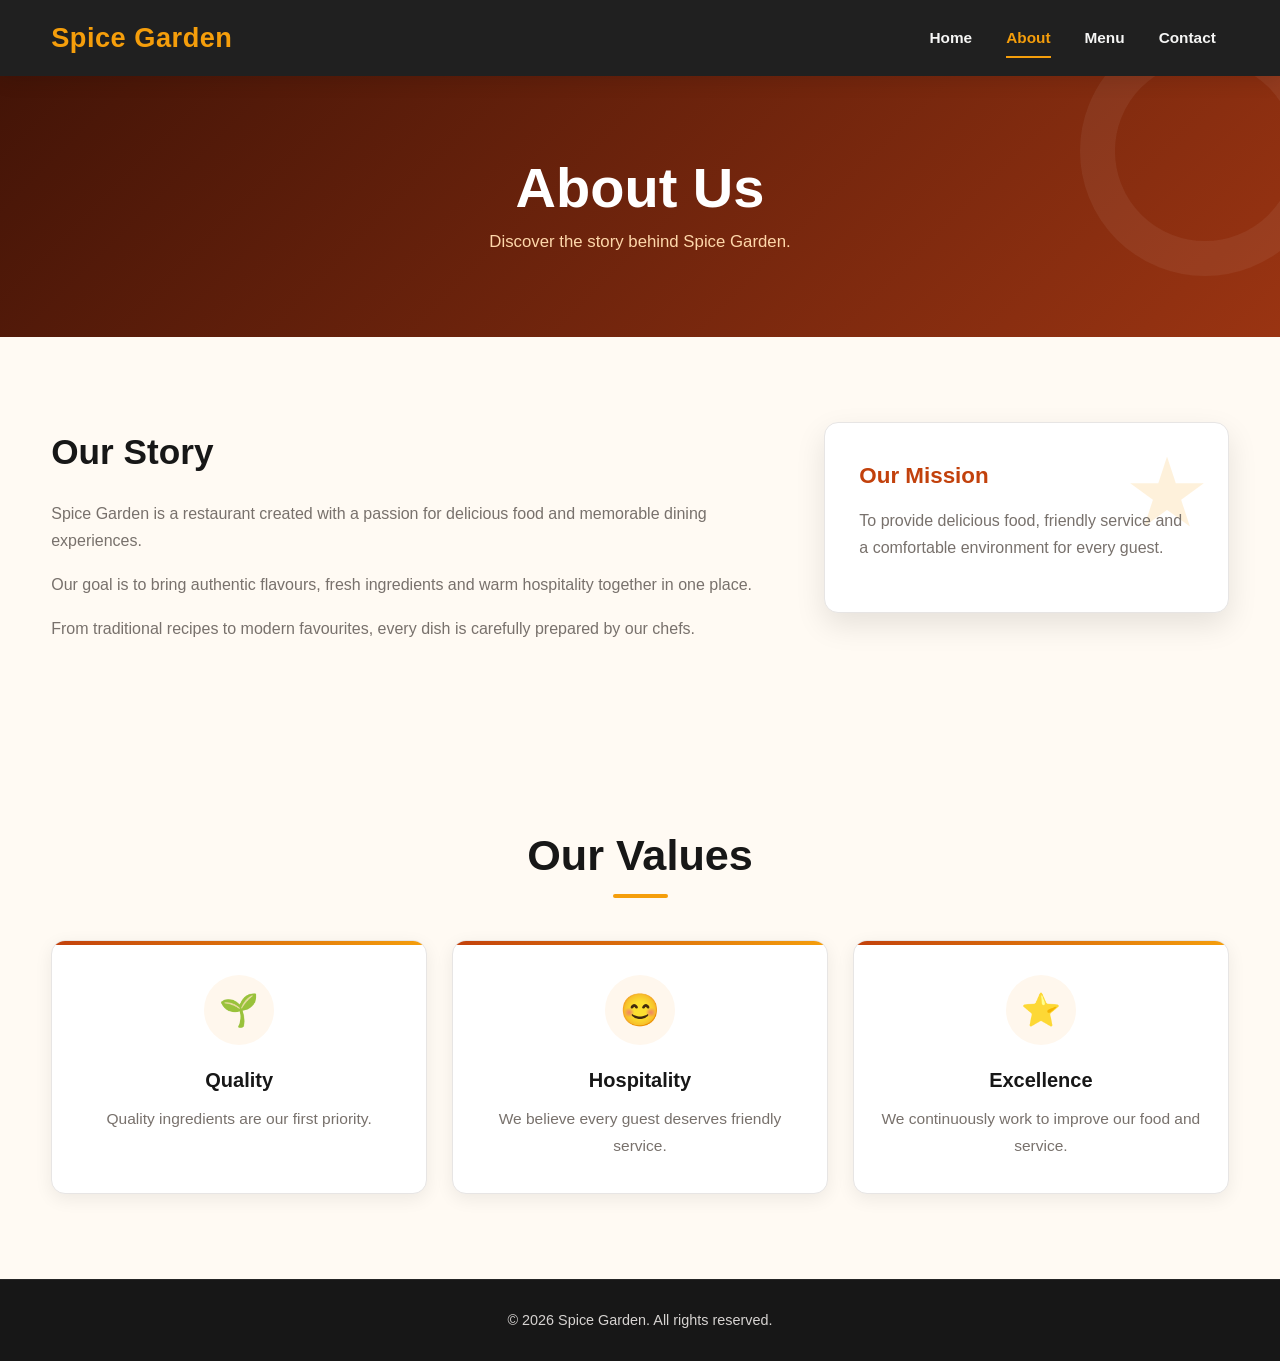
<file: Final-Project/Restaurant-Website/about.html>
<!DOCTYPE html>
<html lang="en">

<head>
    <meta charset="UTF-8">

    <meta
        name="viewport"
        content="width=device-width, initial-scale=1.0"
    >

    <title>Spice Garden | About</title>

    <link rel="stylesheet" href="style.css">

    <link rel="icon" href="data:,">
</head>

<body>

    <!-- Header -->
    <header class="header">

        <div class="container navbar">

            <a href="index.html" class="logo">
                Spice Garden
            </a>

            <nav>
                <a href="index.html">Home</a>
                <a href="about.html" class="active">About</a>
                <a href="menu.html">Menu</a>
                <a href="contact.html">Contact</a>
            </nav>

        </div>

    </header>


    <main>

        <!-- Page heading -->
        <section class="page-header">

            <div class="container">

                <h1>About Us</h1>

                <p>
                    Discover the story behind Spice Garden.
                </p>

            </div>

        </section>


        <!-- About content -->
        <section class="about-section">

            <div class="container about-grid">

                <div>

                    <h2>Our Story</h2>

                    <p>
                        Spice Garden is a restaurant created
                        with a passion for delicious food and
                        memorable dining experiences.
                    </p>

                    <p>
                        Our goal is to bring authentic flavours,
                        fresh ingredients and warm hospitality
                        together in one place.
                    </p>

                    <p>
                        From traditional recipes to modern
                        favourites, every dish is carefully
                        prepared by our chefs.
                    </p>

                </div>


                <div class="about-card">

                    <h3>Our Mission</h3>

                    <p>
                        To provide delicious food, friendly
                        service and a comfortable environment
                        for every guest.
                    </p>

                </div>

            </div>

        </section>


        <!-- Values -->
        <section class="features">

            <div class="container">

                <h2>Our Values</h2>

                <div class="feature-grid">

                    <article class="feature-card">

                        <div class="feature-icon">🌱</div>

                        <h3>Quality</h3>

                        <p>
                            Quality ingredients are our first priority.
                        </p>

                    </article>


                    <article class="feature-card">

                        <div class="feature-icon">😊</div>

                        <h3>Hospitality</h3>

                        <p>
                            We believe every guest deserves
                            friendly service.
                        </p>

                    </article>


                    <article class="feature-card">

                        <div class="feature-icon">⭐</div>

                        <h3>Excellence</h3>

                        <p>
                            We continuously work to improve
                            our food and service.
                        </p>

                    </article>

                </div>

            </div>

        </section>

    </main>


    <!-- Footer -->
    <footer class="footer">

        <div class="container">

            <p>
                © 2026 Spice Garden. All rights reserved.
            </p>

        </div>

    </footer>

</body>

</html>
</file>
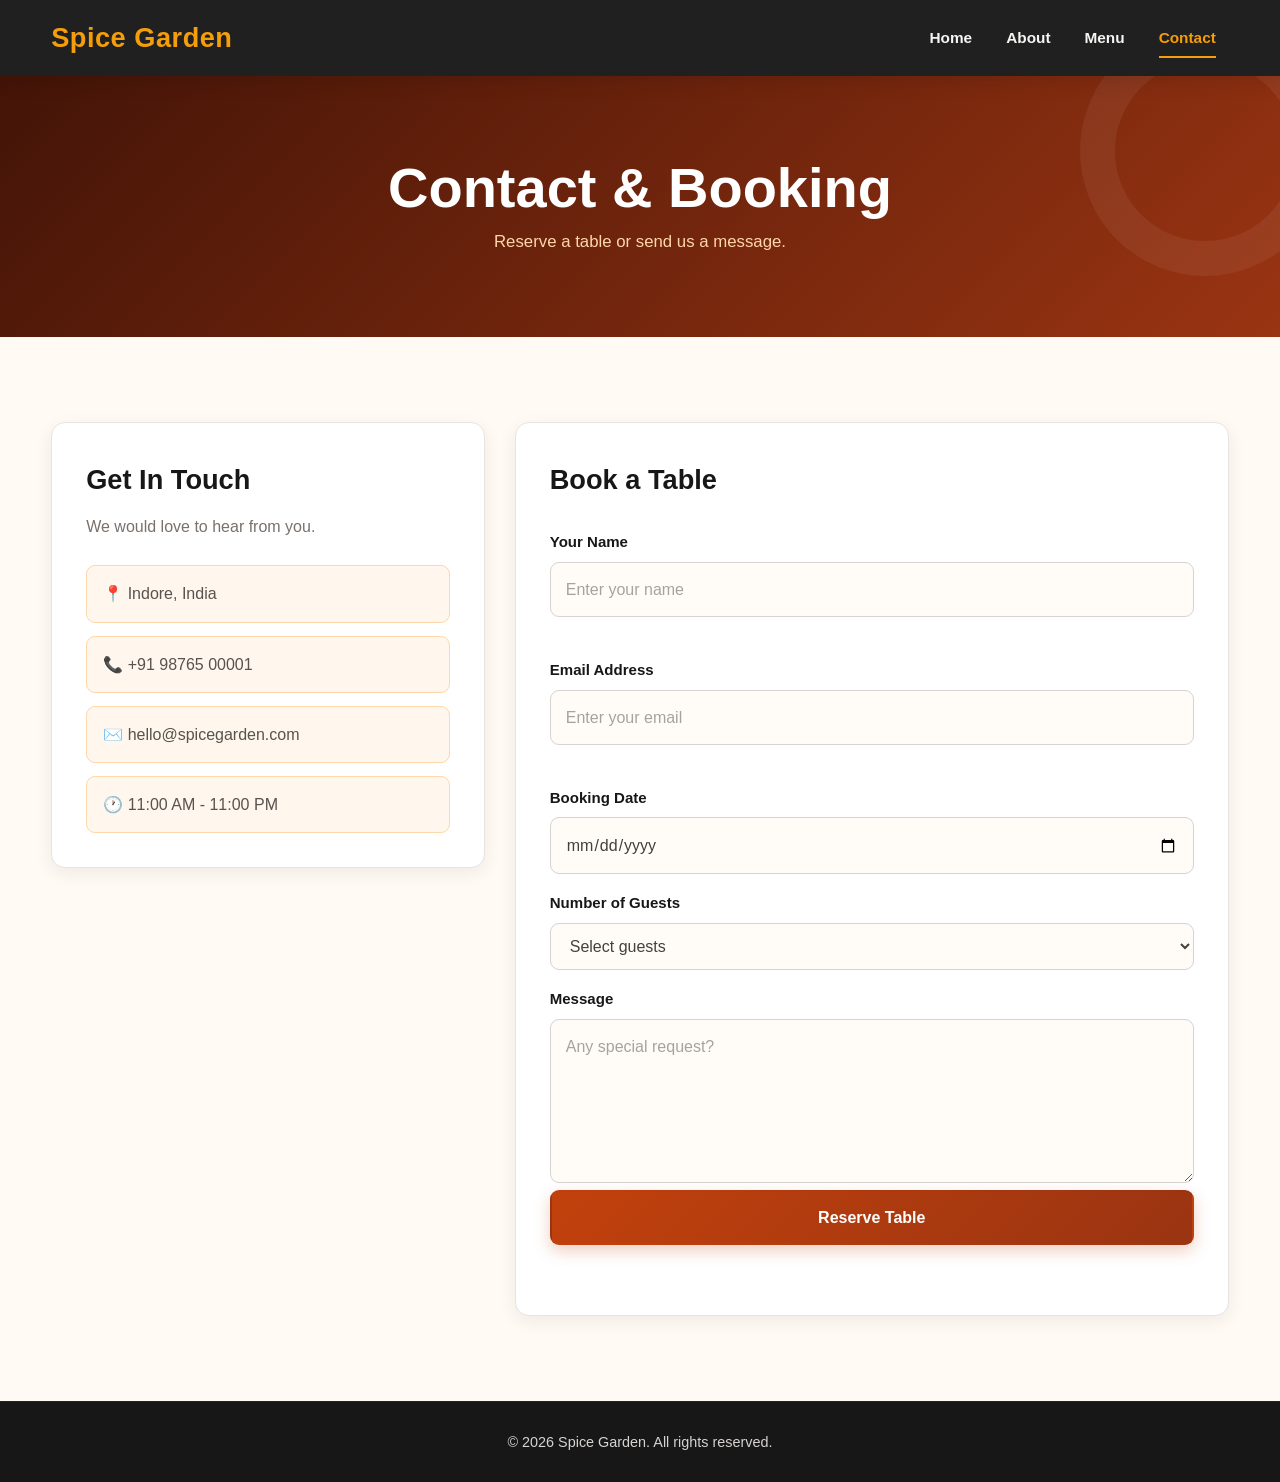
<file: Final-Project/Restaurant-Website/contact.html>
<!DOCTYPE html>
<html lang="en">

<head>

    <meta charset="UTF-8">

    <meta
        name="viewport"
        content="width=device-width, initial-scale=1.0"
    >

    <title>Spice Garden | Contact</title>

    <link rel="stylesheet" href="style.css">

    <link rel="icon" href="data:,">

</head>

<body>

    <!-- Header -->
    <header class="header">

        <div class="container navbar">

            <a href="index.html" class="logo">
                Spice Garden
            </a>

            <nav>

                <a href="index.html">
                    Home
                </a>

                <a href="about.html">
                    About
                </a>

                <a href="menu.html">
                    Menu
                </a>

                <a href="contact.html" class="active">
                    Contact
                </a>

            </nav>

        </div>

    </header>


    <main>

        <!-- Page heading -->
        <section class="page-header">

            <div class="container">

                <h1>Contact & Booking</h1>

                <p>
                    Reserve a table or send us a message.
                </p>

            </div>

        </section>


        <section class="contact-section">

            <div class="container contact-grid">

                <!-- Contact information -->
                <div class="contact-info">

                    <h2>Get In Touch</h2>

                    <p>
                        We would love to hear from you.
                    </p>

                    <div class="info-item">
                        📍 Indore, India
                    </div>

                    <div class="info-item">
                        📞 +91 98765 00001
                    </div>

                    <div class="info-item">
                        ✉️ hello@spicegarden.com
                    </div>

                    <div class="info-item">
                        🕐 11:00 AM - 11:00 PM
                    </div>

                </div>


                <!-- Booking form -->
                <form id="bookingForm" class="contact-form">

                    <h2>Book a Table</h2>

                    <label for="name">
                        Your Name
                    </label>

                    <input
                        type="text"
                        id="name"
                        name="name"
                        placeholder="Enter your name"
                        required
                    >

                    <small
                        id="nameError"
                        class="error-message"
                    ></small>


                    <label for="email">
                        Email Address
                    </label>

                    <input
                        type="email"
                        id="email"
                        name="email"
                        placeholder="Enter your email"
                        required
                    >

                    <small
                        id="emailError"
                        class="error-message"
                    ></small>


                    <label for="date">
                        Booking Date
                    </label>

                    <input
                        type="date"
                        id="date"
                        name="date"
                        required
                    >


                    <label for="guests">
                        Number of Guests
                    </label>

                    <select id="guests" name="guests">

                        <option value="">
                            Select guests
                        </option>

                        <option value="1">
                            1 Guest
                        </option>

                        <option value="2">
                            2 Guests
                        </option>

                        <option value="3">
                            3 Guests
                        </option>

                        <option value="4">
                            4 Guests
                        </option>

                        <option value="5">
                            5 Guests
                        </option>

                        <option value="6+">
                            6+ Guests
                        </option>

                    </select>


                    <label for="message">
                        Message
                    </label>

                    <textarea
                        id="message"
                        name="message"
                        rows="5"
                        placeholder="Any special request?"
                    ></textarea>


                    <button
                        type="submit"
                        class="btn"
                    >
                        Reserve Table
                    </button>

                    <!-- Success message appears here -->
                    <p
                        id="successMessage"
                        class="success-message"
                    ></p>

                </form>

            </div>

        </section>

    </main>


    <!-- Footer -->
    <footer class="footer">

        <div class="container">

            <p>
                © 2026 Spice Garden. All rights reserved.
            </p>

        </div>

    </footer>


    <script src="script.js"></script>

</body>

</html>
</file>
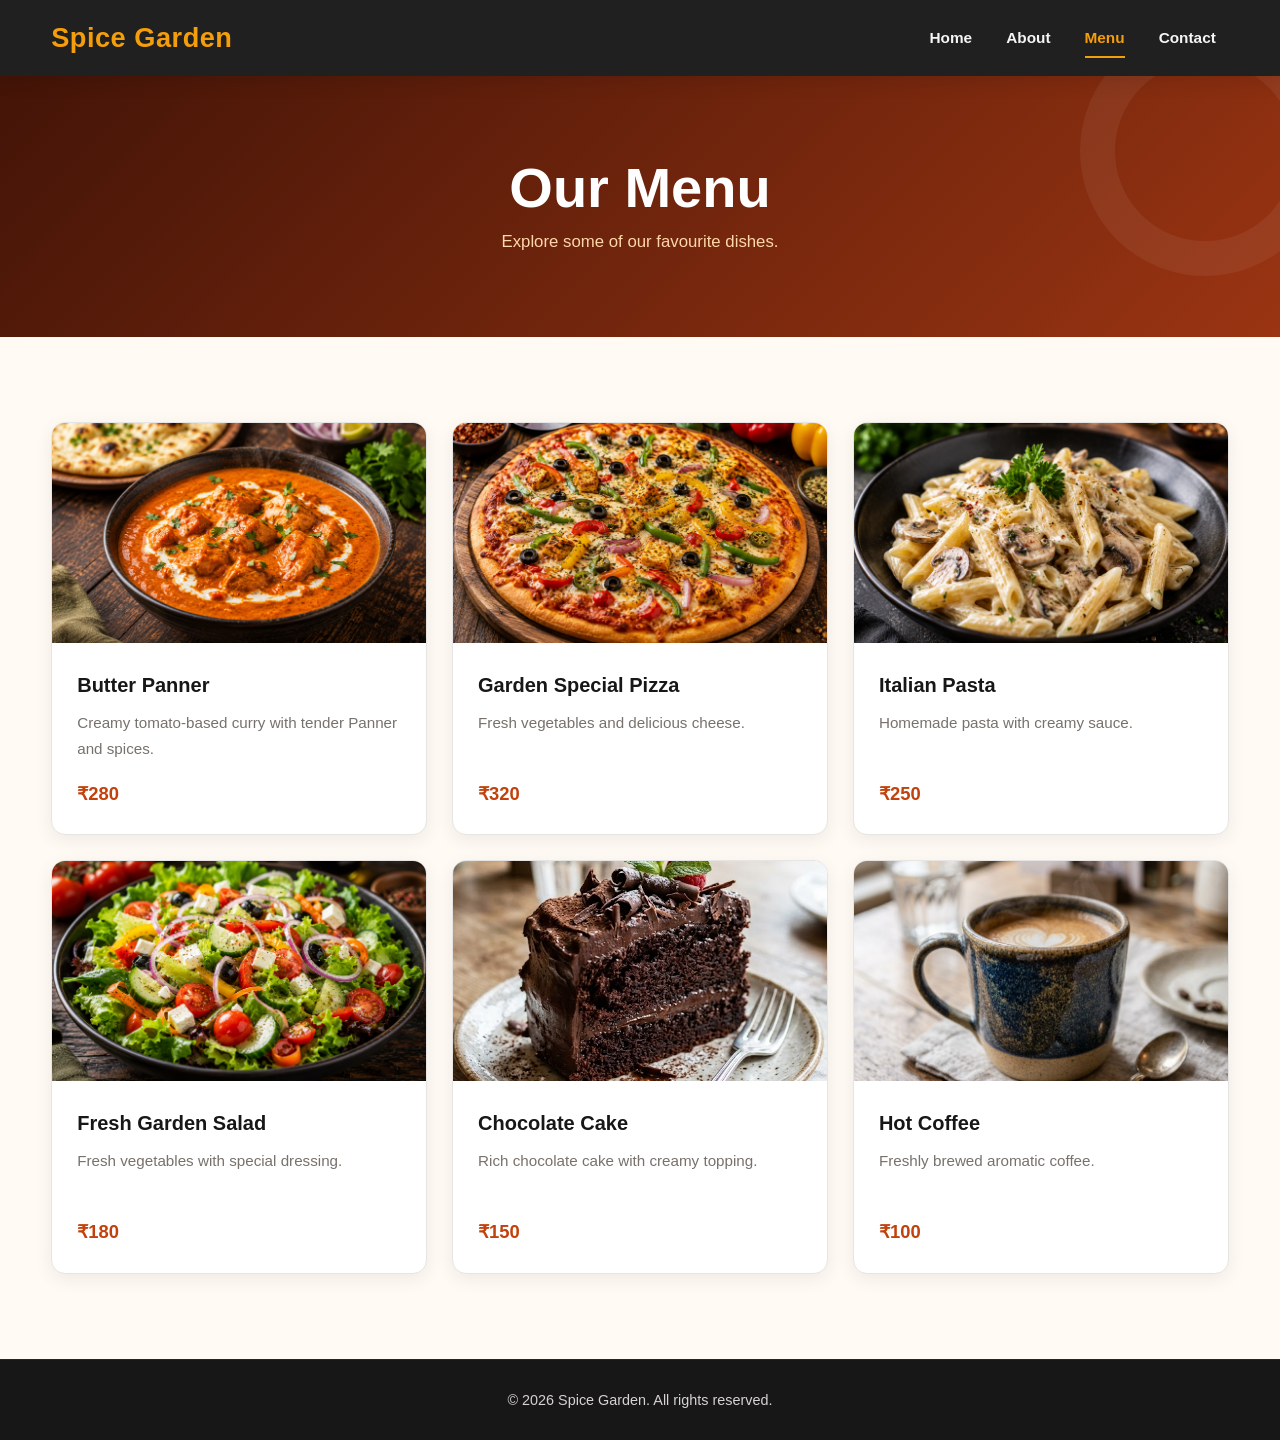
<file: Final-Project/Restaurant-Website/menu.html>
<!DOCTYPE html>
<html lang="en">

<head>

    <meta charset="UTF-8">

    <meta
        name="viewport"
        content="width=device-width, initial-scale=1.0"
    >

    <title>Spice Garden | Menu</title>

    <link rel="stylesheet" href="style.css">

    <link rel="icon" href="data:,">

</head>

<body>

    <!-- Header -->
    <header class="header">

        <div class="container navbar">

            <a href="index.html" class="logo">
                Spice Garden
            </a>

            <nav>

                <a href="index.html">Home</a>

                <a href="about.html">About</a>

                <a href="menu.html" class="active">
                    Menu
                </a>

                <a href="contact.html">
                    Contact
                </a>

            </nav>

        </div>

    </header>


    <main>

        <!-- Page heading -->
        <section class="page-header">

            <div class="container">

                <h1>Our Menu</h1>

                <p>
                    Explore some of our favourite dishes.
                </p>

            </div>

        </section>


        <!-- Menu -->
        <section class="menu-section">

            <div class="container">

                <div class="menu-grid">

                    <!-- Food item 1 -->
                    <article class="menu-card">

                        <div class="food-image">
                           <img src="images/menu1.png" alt="Butter Panner">
                        </div>

                        <div class="menu-content">
                               

                            <h3>Butter Panner</h3>

                            <p>
                                Creamy tomato-based curry
                                with tender Panner and spices.
                            </p>

                            <span class="price">
                                ₹280
                            </span>

                        </div>

                    </article>


                    <!-- Food item 2 -->
                    <article class="menu-card">

                        <div class="food-image">
                            <img src="images/menu2.png" alt="Garden Special Pizza">
                        </div>

                        <div class="menu-content">

                            <h3>Garden Special Pizza</h3>

                            <p>
                                Fresh vegetables and
                                delicious cheese.
                            </p>

                            <span class="price">
                                ₹320
                            </span>

                        </div>

                    </article>


                    <!-- Food item 3 -->
                    <article class="menu-card">

                        <div class="food-image">
                             <img src="images/menu3.png" alt="Italian Pasta">
                        </div>

                        <div class="menu-content">

                            <h3>Italian Pasta</h3>

                            <p>
                                Homemade pasta with
                                creamy sauce.
                            </p>

                            <span class="price">
                                ₹250
                            </span>

                        </div>

                    </article>


                    <!-- Food item 4 -->
                    <article class="menu-card">

                        <div class="food-image">
                             <img src="images/menu4.png" alt="Fresh Garden Salad">
                        </div>

                        <div class="menu-content">

                            <h3>Fresh Garden Salad</h3>

                            <p>
                                Fresh vegetables with
                                special dressing.
                            </p>

                            <span class="price">
                                ₹180
                            </span>

                        </div>

                    </article>


                    <!-- Food item 5 -->
                    <article class="menu-card">

                        <div class="food-image">
                             <img src="images/menu5.jpeg" alt="Choclate Cake">
                        </div>

                        <div class="menu-content">

                            <h3>Chocolate Cake</h3>

                            <p>
                                Rich chocolate cake
                                with creamy topping.
                            </p>

                            <span class="price">
                                ₹150
                            </span>

                        </div>

                    </article>


                    <!-- Food item 6 -->
                    <article class="menu-card">

                        <div class="food-image">
                             <img src="images/menu6.jpeg" alt="Hot Coffee">
                            
                        </div>

                        <div class="menu-content">

                            <h3>Hot Coffee</h3>

                            <p>
                                Freshly brewed aromatic
                                coffee.
                            </p>

                            <span class="price">
                                ₹100
                            </span>

                        </div>

                    </article>

                </div>

            </div>

        </section>

    </main>


    <!-- Footer -->
    <footer class="footer">

        <div class="container">

            <p>
                © 2026 Spice Garden. All rights reserved.
            </p>

        </div>

    </footer>


    <script src="script.js"></script>

</body>

</html>
</file>
<file: Final-Project/Restaurant-Website/style.css>
/* =========================================================
   SPICE GARDEN - PROFESSIONAL RESTAURANT WEBSITE
   Final Task | Responsive Business Website
   ========================================================= */


/* =========================================================
   1. CSS VARIABLES
   Centralized colors make the design easy to maintain.
   ========================================================= */

:root {
    --primary: #c2410c;
    --primary-dark: #9a3412;
    --accent: #f59e0b;

    --dark: #171717;
    --dark-soft: #292524;

    --cream: #fffaf3;
    --cream-dark: #fef3c7;

    --white: #ffffff;
    --text: #44403c;
    --muted: #78716c;

    --border: #e7e5e4;

    --success: #15803d;
    --danger: #dc2626;

    --shadow-sm: 0 5px 18px rgba(0, 0, 0, 0.07);
    --shadow-md: 0 12px 30px rgba(0, 0, 0, 0.10);

    --radius: 14px;
}


/* =========================================================
   2. GLOBAL RESET
   ========================================================= */

* {
    margin: 0;
    padding: 0;
    box-sizing: border-box;
}


html {
    scroll-behavior: smooth;
}


body {
    font-family:
        Arial,
        Helvetica,
        sans-serif;

    background: var(--cream);
    color: var(--text);

    line-height: 1.7;

    min-height: 100vh;
}


img {
    width: 100%;
    display: block;
}


a {
    text-decoration: none;
    color: inherit;
}


button,
input,
textarea,
select {
    font: inherit;
}


/* =========================================================
   3. COMMON CONTAINER
   ========================================================= */

.container {
    width: min(92%, 1180px);
    margin: 0 auto;
}


/* =========================================================
   4. HEADER / NAVBAR
   ========================================================= */

.header {
    position: sticky;
    top: 0;

    z-index: 1000;

    background:
        rgba(23, 23, 23, 0.96);

    backdrop-filter: blur(10px);

    box-shadow:
        0 3px 20px rgba(0, 0, 0, 0.12);
}


.navbar {
    min-height: 76px;

    display: flex;
    align-items: center;
    justify-content: space-between;

    gap: 30px;
}


.logo {
    color: var(--accent);

    font-size: 1.7rem;
    font-weight: 800;

    letter-spacing: 0.5px;

    transition: 0.3s ease;
}


.logo:hover {
    color: #fbbf24;
    transform: scale(1.03);
}


/* Navigation */

nav {
    display: flex;
    align-items: center;
    gap: 8px;
}


nav a {
    position: relative;

    color: #f5f5f4;

    padding: 9px 13px;

    font-size: 0.96rem;
    font-weight: 600;

    border-radius: 7px;

    transition:
        color 0.3s ease,
        background 0.3s ease;
}


nav a::after {
    content: "";

    position: absolute;

    left: 13px;
    right: 13px;
    bottom: 2px;

    height: 2px;

    background: var(--accent);

    transform: scaleX(0);

    transform-origin: center;

    transition: transform 0.3s ease;
}


nav a:hover {
    color: var(--accent);
}


nav a:hover::after,
nav a.active::after {
    transform: scaleX(1);
}


nav a.active {
    color: var(--accent);
}


/* =========================================================
   5. BUTTONS
   ========================================================= */

.btn {
    display: inline-flex;

    align-items: center;
    justify-content: center;

    min-height: 48px;

    padding: 12px 24px;

    background:
        linear-gradient(
            135deg,
            var(--primary),
            var(--primary-dark)
        );

    color: var(--white);

    border: 2px solid transparent;

    border-radius: 9px;

    font-weight: 700;

    cursor: pointer;

    box-shadow:
        0 6px 16px rgba(194, 65, 12, 0.25);

    transition:
        transform 0.3s ease,
        box-shadow 0.3s ease,
        background 0.3s ease;
}


.btn:hover {
    transform: translateY(-3px);

    box-shadow:
        0 10px 22px rgba(194, 65, 12, 0.30);
}


.btn:active {
    transform: translateY(-1px);
}


.btn-outline {
    background: transparent;

    border-color: var(--white);

    box-shadow: none;
}


.btn-outline:hover {
    background: var(--white);

    color: var(--dark);

    box-shadow:
        0 8px 20px rgba(255, 255, 255, 0.15);
}


/* =========================================================
   6. HERO SECTION
   ========================================================= */

/* =========================================================
   PREMIUM HERO SECTION
   ========================================================= */

.hero {
    min-height: 78vh;

    position: relative;

    display: flex;
    align-items: center;

    color: #ffffff;

    overflow: hidden;

    background-image:
        linear-gradient(
            90deg,
            rgba(10, 15, 28, 0.96) 0%,
            rgba(10, 15, 28, 0.86) 10%,
            rgba(10, 15, 28, 0.48) 18%,
            rgba(10, 15, 28, 0.18) 100%
        ),
        url("images/hero.jpg");

    background-size: cover;

    background-position: center;
}


/* Remove unnecessary circle decoration */

.hero::before {
    display: none;
}


/* Hero content */

.hero-content {
    position: relative;

    z-index: 2;

    width: 90%;
}


.hero-text {
    max-width: 650px;

    padding: 40px 0;

    animation: heroText 0.8s ease both;
}


@keyframes heroText {

    from {
        opacity: 0;
        transform: translateY(25px);
    }

    to {
        opacity: 1;
        transform: translateY(0);
    }

}


/* Small badge */

.tagline {
    display: inline-block;

    margin-bottom: 18px;

    padding: 7px 15px;

    color: #fbbf24;

    background: rgba(245, 158, 11, 0.10);

    border: 1px solid rgba(245, 158, 11, 0.55);

    border-radius: 50px;

    font-size: 0.82rem;

    font-weight: 700;

    letter-spacing: 1.4px;

    text-transform: uppercase;

    backdrop-filter: blur(5px);
}


/* Main heading */

.hero h1 {
    max-width: 650px;

    margin-bottom: 18px;

    color: #ffffff;

    font-size: clamp(2.8rem, 5.5vw, 5rem);

    line-height: 1.05;

    letter-spacing: -2px;

    text-shadow:
        0 4px 20px rgba(0, 0, 0, 0.35);
}


/* Description */

.hero-text > p:not(.tagline) {
    max-width: 570px;

    margin-bottom: 30px;

    color: #e7e5e4;

    font-size: 1.05rem;

    line-height: 1.7;
}


/* Buttons */

.hero-buttons {
    display: flex;

    align-items: center;

    gap: 14px;

    flex-wrap: wrap;
}


/* =========================================================
   HERO BUTTON IMPROVEMENT
   ========================================================= */

.hero .btn {
    min-width: 135px;

    padding: 13px 22px;

    border-radius: 9px;
}


.hero .btn-outline {
    background: rgba(255, 255, 255, 0.08);

    border: 1px solid rgba(255, 255, 255, 0.8);

    backdrop-filter: blur(5px);
}


.hero .btn-outline:hover {
    background: #ffffff;

    color: #171717;
}


/* =========================================================
   HERO MOBILE
   ========================================================= */

@media (max-width: 700px) {

    .hero {
        min-height: 78vh;

        background-position: 62% center;

        background-image:
            linear-gradient(
                180deg,
                rgba(10, 15, 28, 0.72),
                rgba(10, 15, 28, 0.92)
            ),
            url("images/restaurant.jpg");
    }


    .hero-text {
        max-width: 100%;

        padding: 50px 0;

        text-align: center;
    }


    .hero h1 {
        font-size: clamp(2.5rem, 11vw, 3.8rem);

        letter-spacing: -1px;
    }


    .hero-text > p:not(.tagline) {
        margin-left: auto;

        margin-right: auto;
    }


    .hero-buttons {
        justify-content: center;
    }

}

/* =========================================================
   7. PAGE HEADER
   ========================================================= */

.page-header {
    position: relative;

    padding: 80px 20px;

    text-align: center;

    color: var(--white);

    background:
        linear-gradient(
            135deg,
            #431407,
            #9a3412
        );

    overflow: hidden;
}


.page-header::after {
    content: "";

    position: absolute;

    width: 180px;
    height: 180px;

    right: -50px;
    top: -50px;

    border:
        35px solid rgba(255, 255, 255, 0.06);

    border-radius: 50%;
}


.page-header h1 {
    position: relative;
    z-index: 2;

    margin-bottom: 8px;

    font-size: clamp(2.2rem, 5vw, 3.5rem);

    line-height: 1.15;
}


.page-header p {
    position: relative;
    z-index: 2;

    color: #fed7aa;

    font-size: 1.05rem;
}


/* =========================================================
   8. COMMON SECTION STYLING
   ========================================================= */

.features,
.about-section,
.menu-section,
.contact-section {
    padding: 85px 0;
}


.features h2 {
    margin-bottom: 42px;

    color: var(--dark);

    text-align: center;

    font-size: clamp(2rem, 4vw, 2.7rem);

    line-height: 1.2;
}


.features h2::after {
    content: "";

    display: block;

    width: 55px;
    height: 4px;

    margin: 13px auto 0;

    background: var(--accent);

    border-radius: 10px;
}


/* =========================================================
   9. FEATURE CARDS
   ========================================================= */

.feature-grid {
    display: grid;

    grid-template-columns:
        repeat(3, minmax(0, 1fr));

    gap: 25px;
}


.feature-card {
    position: relative;

    padding: 34px 25px;

    background: var(--white);

    border:
        1px solid var(--border);

    border-radius: var(--radius);

    text-align: center;

    box-shadow: var(--shadow-sm);

    overflow: hidden;

    transition:
        transform 0.3s ease,
        box-shadow 0.3s ease,
        border-color 0.3s ease;
}


.feature-card::before {
    content: "";

    position: absolute;

    left: 0;
    right: 0;
    top: 0;

    height: 4px;

    background:
        linear-gradient(
            90deg,
            var(--primary),
            var(--accent)
        );
}


.feature-card:hover {
    transform: translateY(-8px);

    border-color:
        rgba(194, 65, 12, 0.25);

    box-shadow: var(--shadow-md);
}


.feature-icon {
    width: 70px;
    height: 70px;

    margin: 0 auto 18px;

    display: flex;
    align-items: center;
    justify-content: center;

    background: #fff7ed;

    border-radius: 50%;

    font-size: 2rem;
}


.feature-card h3 {
    margin-bottom: 9px;

    color: var(--dark);

    font-size: 1.25rem;
}


.feature-card p {
    color: var(--muted);

    font-size: 0.97rem;
}


/* =========================================================
   10. CALL TO ACTION
   ========================================================= */

.cta {
    padding: 85px 20px;

    color: var(--white);

    text-align: center;

    background:
        linear-gradient(
            135deg,
            #1c1917,
            #292524
        );
}


.cta h2 {
    margin-bottom: 12px;

    font-size: clamp(1.9rem, 4vw, 2.6rem);
}


.cta p {
    margin-bottom: 27px;

    color: #d6d3d1;
}


/* =========================================================
   11. ABOUT SECTION
   ========================================================= */

.about-grid {
    display: grid;

    grid-template-columns:
        minmax(0, 1.8fr)
        minmax(280px, 1fr);

    gap: 45px;

    align-items: start;
}


.about-grid h2 {
    margin-bottom: 18px;

    color: var(--dark);

    font-size: 2.2rem;
}


.about-grid p {
    margin-bottom: 17px;

    color: var(--muted);
}


.about-card {
    position: relative;

    padding: 34px;

    background: var(--white);

    border:
        1px solid var(--border);

    border-radius: var(--radius);

    box-shadow: var(--shadow-md);

    overflow: hidden;
}


.about-card::before {
    content: "★";

    position: absolute;

    top: -12px;
    right: 18px;

    color: rgba(245, 158, 11, 0.15);

    font-size: 6rem;
}


.about-card h3 {
    position: relative;

    margin-bottom: 12px;

    color: var(--primary);

    font-size: 1.4rem;
}


.about-card p {
    position: relative;

    color: var(--muted);
}


/* =========================================================
   12. MENU
   ========================================================= */

.menu-grid {
    display: grid;

    grid-template-columns:
        repeat(3, minmax(0, 1fr));

    gap: 25px;
}


.menu-card {
    background: var(--white);

    border:
        1px solid var(--border);

    border-radius: var(--radius);

    overflow: hidden;

    box-shadow: var(--shadow-sm);

    cursor: pointer;

    transition:
        transform 0.3s ease,
        box-shadow 0.3s ease,
        border-color 0.3s ease;
}


.menu-card:hover {
    transform: translateY(-7px);

    box-shadow: var(--shadow-md);

    border-color:
        rgba(194, 65, 12, 0.3);
}


/* JavaScript selected state */

.menu-card.selected {
    border:
        2px solid var(--accent);

    transform: translateY(-5px);

    box-shadow:
        0 12px 28px rgba(245, 158, 11, 0.18);
}


.food-image {
    min-height: 185px;

    display: flex;
    align-items: center;
    justify-content: center;

    background:
        linear-gradient(
            135deg,
            #fff7ed,
            #fed7aa
        );

    font-size: 4.5rem;

    transition:
        transform 0.4s ease;
}


.menu-card:hover .food-image {
    transform: scale(1.03);
}


.menu-content {
    padding: 25px;
}


.menu-content h3 {
    margin-bottom: 8px;

    color: var(--dark);

    font-size: 1.25rem;
}


.menu-content p {
    min-height: 52px;

    margin-bottom: 16px;

    color: var(--muted);

    font-size: 0.95rem;
}


.price {
    display: inline-block;

    color: var(--primary);

    font-size: 1.15rem;

    font-weight: 800;
}


/* =========================================================
   13. CONTACT SECTION
   ========================================================= */

.contact-grid {
    display: grid;

    grid-template-columns:
        minmax(260px, 0.85fr)
        minmax(320px, 1.4fr);

    gap: 30px;

    align-items: start;
}


.contact-info,
.contact-form {
    background: var(--white);

    border:
        1px solid var(--border);

    border-radius: var(--radius);

    box-shadow: var(--shadow-sm);
}


.contact-info {
    padding: 34px;
}


.contact-info h2,
.contact-form h2 {
    margin-bottom: 10px;

    color: var(--dark);

    font-size: 1.7rem;
}


.contact-info > p {
    margin-bottom: 25px;

    color: var(--muted);
}


.info-item {
    margin-top: 13px;

    padding: 14px 16px;

    background: #fff7ed;

    border:
        1px solid #fed7aa;

    border-radius: 9px;

    color: #57534e;

    transition: 0.3s ease;
}


.info-item:hover {
    transform: translateX(4px);

    border-color: var(--accent);

    background: #ffedd5;
}


/* =========================================================
   14. CONTACT FORM
   ========================================================= */

.contact-form {
    padding: 34px;

    display: flex;

    flex-direction: column;

    gap: 7px;
}


.contact-form label {
    margin-top: 9px;

    color: var(--dark);

    font-size: 0.94rem;

    font-weight: 700;
}


.contact-form input,
.contact-form textarea,
.contact-form select {
    width: 100%;

    padding: 13px 15px;

    background: #fffcf8;

    color: var(--text);

    border:
        1px solid #d6d3d1;

    border-radius: 9px;

    outline: none;

    transition:
        border-color 0.3s ease,
        box-shadow 0.3s ease,
        background 0.3s ease;
}


.contact-form textarea {
    resize: vertical;

    min-height: 120px;
}


.contact-form input::placeholder,
.contact-form textarea::placeholder {
    color: #a8a29e;
}


.contact-form input:focus,
.contact-form textarea:focus,
.contact-form select:focus {
    background: var(--white);

    border-color: var(--primary);

    box-shadow:
        0 0 0 4px rgba(194, 65, 12, 0.10);
}


/* Error messages */

.error-message {
    display: block;

    min-height: 17px;

    color: var(--danger);

    font-size: 0.82rem;
}


/* Success message */

.success-message {
    min-height: 22px;

    margin-top: 7px;

    color: var(--success);

    font-weight: 700;
}


/* =========================================================
   15. FOOTER
   ========================================================= */

.footer {
    padding: 28px 15px;

    background: #171717;

    color: #d6d3d1;

    text-align: center;

    border-top:
        1px solid rgba(255, 255, 255, 0.06);
}


.footer p {
    font-size: 0.9rem;
}


/* =========================================================
   16. FOCUS ACCESSIBILITY
   ========================================================= */

a:focus-visible,
button:focus-visible,
input:focus-visible,
textarea:focus-visible,
select:focus-visible {
    outline:
        3px solid rgba(245, 158, 11, 0.55);

    outline-offset: 3px;
}


/* =========================================================
   17. TABLET RESPONSIVE
   ========================================================= */

@media (max-width: 950px) {

    .feature-grid,
    .menu-grid {
        grid-template-columns:
            repeat(2, minmax(0, 1fr));
    }


    .about-grid,
    .contact-grid {
        grid-template-columns: 1fr;
    }


    .about-card {
        max-width: 650px;
    }


    .hero {
        min-height: 75vh;
    }

}


/* =========================================================
   18. MOBILE RESPONSIVE
   ========================================================= */

@media (max-width: 700px) {

    .navbar {
        min-height: auto;

        padding: 17px 0;

        flex-direction: column;

        gap: 13px;
    }


    nav {
        width: 100%;

        justify-content: center;

        flex-wrap: wrap;

        gap: 5px;
    }


    nav a {
        padding: 7px 9px;

        font-size: 0.9rem;
    }


    .hero {
        min-height: 72vh;

        text-align: center;

        background-position: center;
    }


    .hero-text {
        margin: 0 auto;
    }


    .hero h1 {
        font-size: clamp(2.4rem, 10vw, 3.5rem);
    }


    .hero-text > p:not(.tagline) {
        margin-left: auto;
        margin-right: auto;
    }


    .hero-buttons {
        justify-content: center;
    }


    .page-header {
        padding: 60px 15px;
    }


    .features,
    .about-section,
    .menu-section,
    .contact-section {
        padding: 60px 0;
    }


    .feature-grid,
    .menu-grid {
        grid-template-columns: 1fr;
    }


    .contact-info,
    .contact-form {
        padding: 25px;
    }

}


/* =========================================================
   19. SMALL MOBILE DEVICES
   ========================================================= */

@media (max-width: 480px) {

    .container {
        width: 94%;
    }


    .logo {
        font-size: 1.4rem;
    }


    nav {
        gap: 3px;
    }


    nav a {
        padding: 6px 7px;

        font-size: 0.84rem;
    }


    .hero {
        min-height: 68vh;
    }


    .tagline {
        font-size: 0.75rem;
    }


    .hero-buttons {
        width: 100%;

        flex-direction: column;

        align-items: stretch;
    }


    .btn {
        width: 100%;
    }


    .page-header h1 {
        font-size: 2.15rem;
    }


    .feature-card {
        padding: 28px 20px;
    }


    .about-card {
        padding: 25px 20px;
    }


    .contact-info,
    .contact-form {
        padding: 21px 17px;
    }

}


/* =========================================================
   20. REDUCED MOTION
   Helps users who prefer less animation.
   ========================================================= */

@media (prefers-reduced-motion: reduce) {

    html {
        scroll-behavior: auto;
    }


    *,
    *::before,
    *::after {
        animation-duration: 0.01ms !important;

        animation-iteration-count: 1 !important;

        transition-duration: 0.01ms !important;
    }

}
.food-image img {
    width: 100%;
    height: 220px;
    object-fit: cover;
}

.food-image {
    overflow: hidden;
}
</file>
